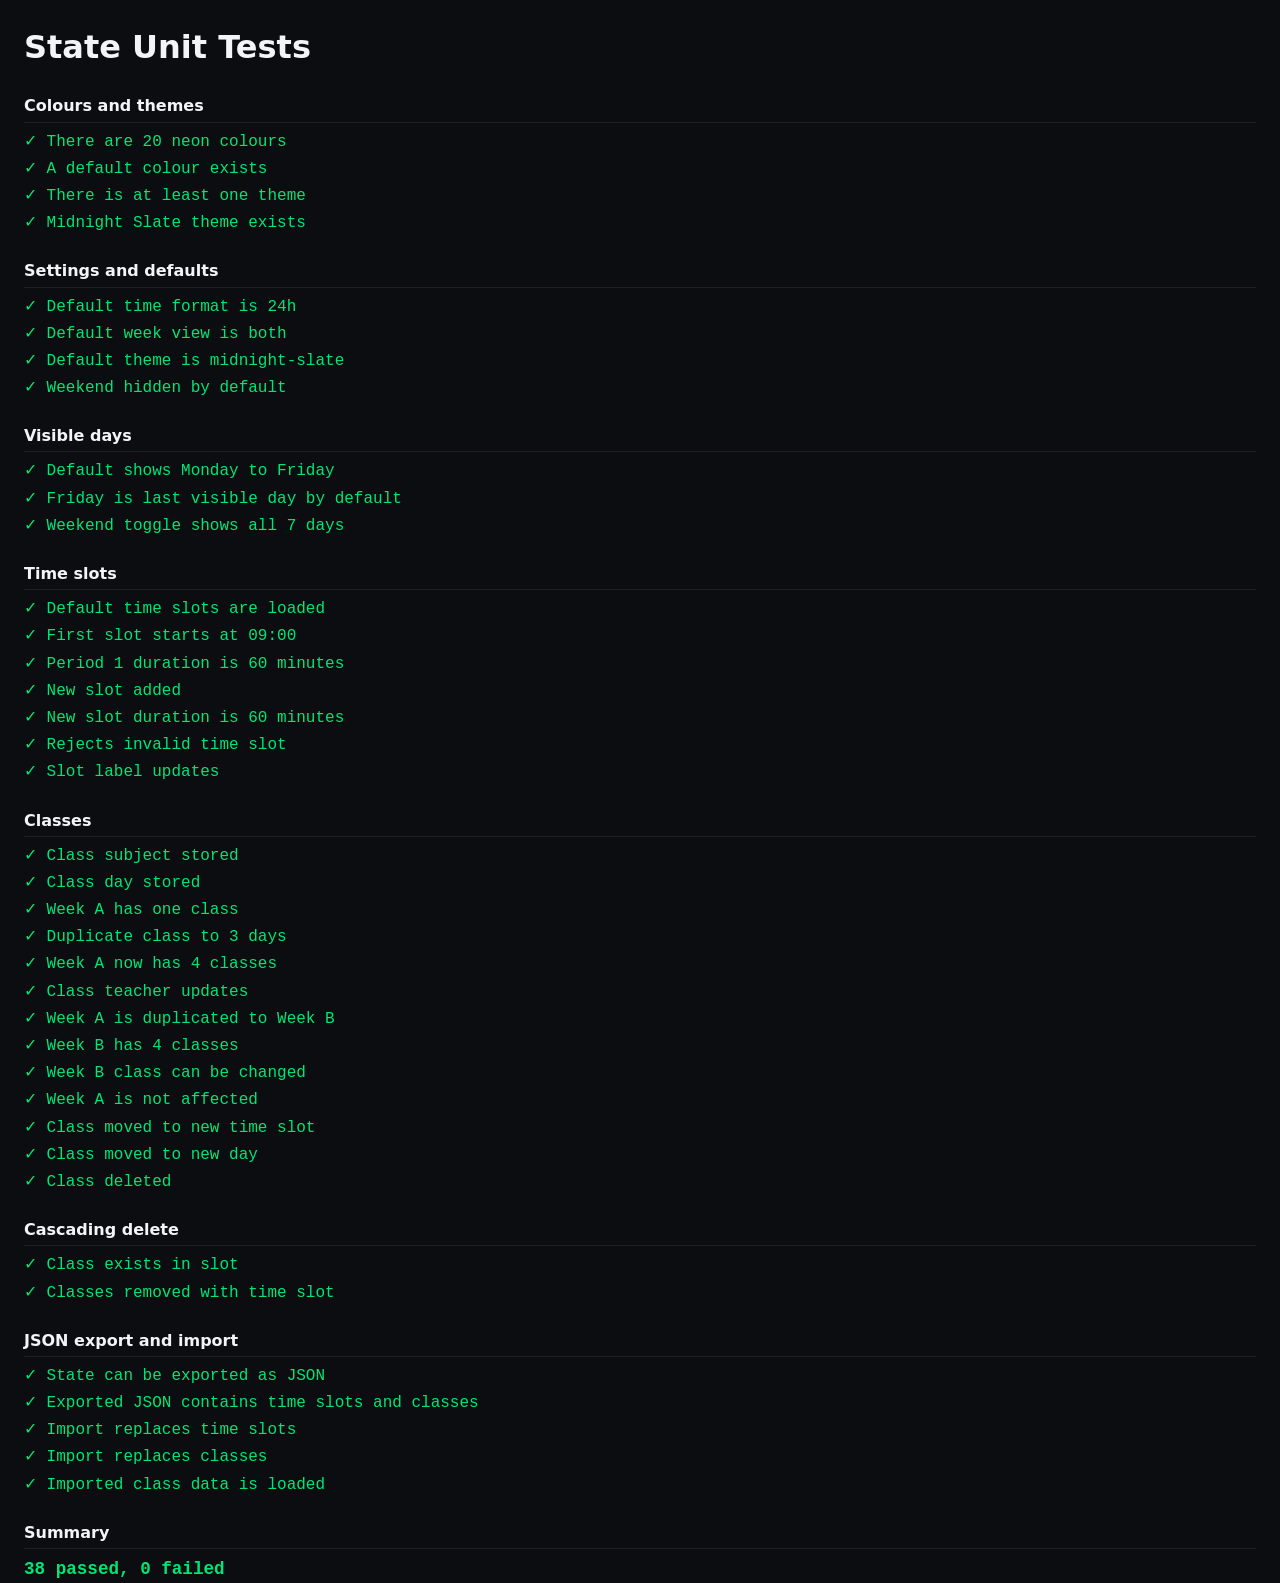
<file: tests/index.html>
<!DOCTYPE html>
<html lang="en">
<head>
  <meta charset="UTF-8">
  <meta name="viewport" content="width=device-width, initial-scale=1.0">
  <title>Timetable Maker - State Tests</title>
  <link rel="stylesheet" href="../css/styles.css">
  <style>
    body {
      padding: 1.5rem;
      background: var(--bg);
      color: var(--text);
    }
    h1 {
      margin-top: 0;
    }
    #results h2 {
      font-size: 1rem;
      margin-top: 1.5rem;
      margin-bottom: 0.5rem;
      border-bottom: 1px solid var(--border);
      padding-bottom: 0.25rem;
    }
    #results div {
      margin: 0.25rem 0;
      font-family: ui-monospace, SFMono-Regular, Menlo, Monaco, Consolas, monospace;
    }
    .summary {
      margin-top: 1rem;
      font-weight: bold;
      font-size: 1.1rem;
    }
  </style>
</head>
<body>
  <h1>State Unit Tests</h1>
  <div id="results"></div>

  <script src="../js/colors.js"></script>
  <script src="../js/themes.js"></script>
  <script src="../js/state.js"></script>
  <script src="state.tests.js"></script>
</body>
</html>
</file>
<file: css/styles.css>
* {
  box-sizing: border-box;
}

:root {
  --bg: #0b0d10;
  --surface: #151821;
  --surface-2: #1e212b;
  --text: #f3f4f6;
  --text-muted: #9ca3af;
  --border: rgba(255, 255, 255, 0.08);
  --primary: #3b82f6;
  --primary-hover: #2563eb;
  --danger: #ef4444;
  --danger-hover: #dc2626;
  --timetable-bg: #11131a;
  --cell-bg: rgba(0, 0, 0, 0.28);
  --header-bg: rgba(0, 0, 0, 0.45);
  --card-bg-overlay: rgba(0, 0, 0, 0.55);
}

html,
body {
  margin: 0;
  padding: 0;
  height: 100%;
}

body {
  font-family: system-ui, -apple-system, BlinkMacSystemFont, "Segoe UI", Roboto, "Helvetica Neue", Arial, sans-serif;
  background: var(--bg);
  color: var(--text);
  line-height: 1.45;
}

.app {
  display: flex;
  flex-direction: column;
  min-height: 100vh;
}

.app-header {
  display: flex;
  flex-wrap: wrap;
  align-items: center;
  justify-content: space-between;
  gap: 1rem;
  padding: 0.9rem 1.5rem;
  background: var(--surface);
  border-bottom: 1px solid var(--border);
  position: sticky;
  top: 0;
  z-index: 50;
}

.brand {
  display: flex;
  align-items: center;
  gap: 0.5rem;
  font-size: 1.25rem;
  font-weight: 700;
}

.brand-icon {
  font-size: 1.35rem;
}

.brand-title {
  margin: 0;
  font-size: inherit;
}

.header-controls {
  display: flex;
  flex-wrap: wrap;
  align-items: center;
  gap: 0.65rem;
}

.btn {
  display: inline-flex;
  align-items: center;
  justify-content: center;
  gap: 0.35rem;
  padding: 0.55rem 0.9rem;
  border: 1px solid transparent;
  border-radius: 0.55rem;
  background: var(--surface-2);
  color: var(--text);
  font: inherit;
  font-size: 0.9rem;
  font-weight: 500;
  cursor: pointer;
  transition: background 0.15s, border-color 0.15s, transform 0.05s;
}

.btn:hover {
  background: rgba(255, 255, 255, 0.1);
}

.btn:active {
  transform: translateY(1px);
}

.btn-primary {
  background: var(--primary);
  color: #fff;
}

.btn-primary:hover {
  background: var(--primary-hover);
}

.btn-ghost {
  background: transparent;
  border-color: var(--border);
}

.btn-ghost:hover {
  background: rgba(255, 255, 255, 0.06);
}

.btn-danger {
  background: var(--danger);
  color: #fff;
}

.btn-danger:hover {
  background: var(--danger-hover);
}

.btn-large {
  padding: 0.75rem 1.25rem;
  font-size: 1rem;
}

.week-switcher {
  display: inline-flex;
  align-items: center;
  background: rgba(0, 0, 0, 0.35);
  border-radius: 0.55rem;
  padding: 0.25rem;
  border: 1px solid var(--border);
}

.week-switcher .btn-week {
  padding: 0.45rem 0.85rem;
  border: none;
  border-radius: 0.4rem;
  background: transparent;
  color: var(--text);
  font: inherit;
  font-weight: 500;
  cursor: pointer;
  transition: background 0.15s;
}

.week-switcher .btn-week.active {
  background: var(--primary);
  color: #fff;
}

.timetables-stage {
  flex: 1;
  padding: 1.25rem;
  overflow: auto;
  background: var(--timetable-bg);
  border-radius: 1rem;
  margin: 1rem;
  min-height: 0;
}

.timetable-wrapper {
  min-width: max-content;
  margin-bottom: 1.5rem;
}

.timetable-heading {
  margin: 0 0 0.75rem 0;
  font-size: 1.15rem;
  font-weight: 700;
  text-transform: uppercase;
  letter-spacing: 0.04em;
  color: var(--text);
}

.timetable-grid {
  display: grid;
  grid-template-columns: 200px repeat(5, minmax(130px, 1fr));
  gap: 0.75rem;
  align-items: stretch;
}

.timetable-grid.weekend {
  grid-template-columns: 200px repeat(7, minmax(130px, 1fr));
}

.timetable-header-cell {
  background: var(--header-bg);
  border: 1px solid var(--border);
  border-radius: 0.65rem;
  padding: 0.75rem 0.5rem;
  text-align: center;
  font-weight: 600;
  font-size: 0.95rem;
}

.timetable-header-cell.time-col {
  text-align: left;
  padding-left: 1rem;
  display: flex;
  align-items: center;
}

.timetable-header-cell.time-col .time-icon {
  margin-right: 0.5rem;
}

.time-slot-cell {
  background: var(--header-bg);
  border: 1px solid var(--border);
  border-radius: 0.65rem;
  padding: 0.85rem 1rem;
  display: flex;
  flex-direction: column;
  gap: 0.25rem;
  min-height: 80px;
}

.slot-label {
  font-weight: 700;
  font-size: 0.95rem;
}

.slot-time {
  font-size: 0.85rem;
  color: var(--text-muted);
}

.slot-actions {
  display: flex;
  gap: 0.35rem;
  margin-top: auto;
  padding-top: 0.5rem;
}

.slot-action-btn {
  width: 28px;
  height: 28px;
  display: inline-flex;
  align-items: center;
  justify-content: center;
  border: none;
  border-radius: 0.35rem;
  background: transparent;
  color: var(--text-muted);
  cursor: pointer;
  font-size: 0.9rem;
  transition: color 0.15s, background 0.15s;
}

.slot-action-btn:hover {
  color: var(--text);
  background: rgba(255, 255, 255, 0.1);
}

.slot-action-btn.delete:hover {
  color: var(--danger);
  background: rgba(239, 68, 68, 0.12);
}

.day-cell {
  background: var(--cell-bg);
  border: 1px solid var(--border);
  border-radius: 0.65rem;
  padding: 0.5rem;
  min-height: 80px;
  cursor: pointer;
  transition: background 0.15s, border-color 0.15s;
  position: relative;
}

.day-cell:hover {
  background: rgba(255, 255, 255, 0.06);
}

.day-cell.drag-over {
  border-color: var(--primary);
  box-shadow: inset 0 0 0 2px var(--primary);
}

.day-cell.drag-over .class-card {
  pointer-events: none;
}

.class-card {
  --subject-color: #2979ff;
  --subject-bg: rgba(41, 121, 255, 0.18);
  background-color: var(--card-bg-overlay);
  background-image: linear-gradient(var(--subject-bg), var(--subject-bg));
  border: 1px solid var(--border);
  border-radius: 0.6rem;
  padding: 0.65rem 0.75rem;
  cursor: grab;
  user-select: none;
  transition: transform 0.1s, filter 0.15s, box-shadow 0.15s;
}

.class-card:hover {
  filter: brightness(1.12);
  box-shadow: 0 4px 12px rgba(0, 0, 0, 0.25);
}

.class-card:active {
  cursor: grabbing;
}

.class-card .subject {
  color: var(--subject-color);
  font-weight: 700;
  font-size: 0.95rem;
  line-height: 1.25;
  margin-bottom: 0.3rem;
  text-shadow: 0 1px 2px rgba(0, 0, 0, 0.5);
}

.class-card .detail {
  font-size: 0.8rem;
  color: rgba(255, 255, 255, 0.82);
  line-height: 1.35;
  text-shadow: 0 1px 2px rgba(0, 0, 0, 0.6);
}

.class-card .detail:not(:last-child) {
  margin-bottom: 0.15rem;
}

.add-slot-bar {
  display: flex;
  justify-content: center;
  padding: 0.75rem 1rem 1.25rem;
}

.modal-overlay {
  position: fixed;
  inset: 0;
  display: flex;
  align-items: center;
  justify-content: center;
  background: rgba(0, 0, 0, 0.75);
  backdrop-filter: blur(4px);
  z-index: 100;
  padding: 1rem;
}

.modal-overlay.hidden,
.modal.hidden {
  display: none !important;
}

.modal {
  background: var(--surface);
  border: 1px solid var(--border);
  border-radius: 1rem;
  width: min(560px, 92vw);
  max-height: 92vh;
  overflow: auto;
  padding: 1.25rem 1.5rem;
  box-shadow: 0 20px 70px rgba(0, 0, 0, 0.55);
}

.modal-header {
  display: flex;
  align-items: center;
  justify-content: space-between;
  margin-bottom: 1.25rem;
}

.modal-title {
  margin: 0;
  font-size: 1.25rem;
  font-weight: 700;
}

.modal-close {
  width: 36px;
  height: 36px;
  display: flex;
  align-items: center;
  justify-content: center;
  border: none;
  border-radius: 0.45rem;
  background: transparent;
  color: var(--text-muted);
  font-size: 1.5rem;
  cursor: pointer;
  transition: color 0.15s, background 0.15s;
}

.modal-close:hover {
  color: var(--text);
  background: rgba(255, 255, 255, 0.08);
}

.form-group {
  margin-bottom: 1rem;
}

.form-row {
  display: grid;
  grid-template-columns: 1fr 1fr;
  gap: 1rem;
}

.form-row .form-group {
  margin-bottom: 0;
}

.form-label {
  display: block;
  margin-bottom: 0.35rem;
  font-weight: 600;
  font-size: 0.9rem;
}

.form-input,
.form-textarea,
.form-select {
  width: 100%;
  background: var(--bg);
  border: 1px solid var(--border);
  border-radius: 0.55rem;
  padding: 0.7rem 0.9rem;
  color: var(--text);
  font: inherit;
  font-size: 0.95rem;
  outline: none;
  transition: border-color 0.15s, box-shadow 0.15s;
}

.form-input:focus,
.form-textarea:focus,
.form-select:focus {
  border-color: var(--primary);
  box-shadow: 0 0 0 3px rgba(59, 130, 246, 0.2);
}

.form-textarea {
  resize: vertical;
  min-height: 70px;
}

.form-hint {
  margin: 0 0 1rem 0;
  font-size: 0.85rem;
  color: var(--text-muted);
}

.color-grid {
  display: grid;
  grid-template-columns: repeat(5, 1fr);
  gap: 0.65rem;
  margin-top: 0.35rem;
}

.color-swatch {
  aspect-ratio: 1;
  border-radius: 0.55rem;
  cursor: pointer;
  border: 2px solid transparent;
  transition: transform 0.1s, border-color 0.15s;
}

.color-swatch:hover {
  transform: scale(1.05);
}

.color-swatch.selected {
  border-color: #fff;
  box-shadow: 0 0 0 2px rgba(255, 255, 255, 0.25);
}

.days-grid {
  display: flex;
  flex-wrap: wrap;
  gap: 0.5rem;
  margin-top: 0.35rem;
}

.day-checkbox {
  display: inline-flex;
  align-items: center;
  gap: 0.4rem;
  padding: 0.45rem 0.65rem;
  background: var(--bg);
  border: 1px solid var(--border);
  border-radius: 0.45rem;
  cursor: pointer;
  font-size: 0.9rem;
  user-select: none;
  transition: background 0.15s, border-color 0.15s;
}

.day-checkbox input {
  appearance: none;
  width: 16px;
  height: 16px;
  border: 1px solid var(--text-muted);
  border-radius: 0.25rem;
  margin: 0;
  cursor: pointer;
  display: grid;
  place-items: center;
}

.day-checkbox input:checked {
  background: var(--primary);
  border-color: var(--primary);
}

.day-checkbox input:checked::after {
  content: "✓";
  color: #fff;
  font-size: 0.7rem;
  font-weight: 700;
}

.day-checkbox.selected {
  background: rgba(59, 130, 246, 0.12);
  border-color: var(--primary);
}

.theme-grid {
  display: grid;
  grid-template-columns: repeat(auto-fill, minmax(130px, 1fr));
  gap: 0.85rem;
  margin-bottom: 1rem;
}

.theme-card {
  background: var(--surface-2);
  border: 2px solid transparent;
  border-radius: 0.75rem;
  overflow: hidden;
  cursor: pointer;
  transition: transform 0.1s, border-color 0.15s;
}

.theme-card:hover {
  transform: translateY(-2px);
}

.theme-card.selected {
  border-color: var(--primary);
}

.theme-preview {
  height: 90px;
  width: 100%;
  border: none;
}

.theme-info {
  padding: 0.5rem 0.65rem 0.7rem;
}

.theme-name {
  font-size: 0.85rem;
  font-weight: 600;
  margin: 0 0 0.15rem 0;
}

.theme-type {
  font-size: 0.7rem;
  color: var(--text-muted);
  text-transform: capitalize;
}

.modal-actions {
  display: flex;
  justify-content: flex-end;
  align-items: center;
  gap: 0.75rem;
  margin-top: 1.25rem;
}

.modal-actions .btn-danger {
  margin-right: auto;
}

.toast {
  position: fixed;
  bottom: 1rem;
  right: 1rem;
  padding: 0.75rem 1rem;
  border-radius: 0.55rem;
  background: var(--surface);
  border-left: 4px solid var(--primary);
  box-shadow: 0 10px 30px rgba(0, 0, 0, 0.5);
  z-index: 200;
  max-width: 320px;
  font-size: 0.9rem;
  animation: slideIn 0.2s ease;
}

.toast.error {
  border-left-color: var(--danger);
}

.toast.hidden {
  display: none;
}

.hidden {
  display: none !important;
}

@keyframes slideIn {
  from {
    transform: translateX(120%);
    opacity: 0;
  }
  to {
    transform: translateX(0);
    opacity: 1;
  }
}

@media (max-width: 900px) {
  .timetable-grid {
    grid-template-columns: 160px repeat(5, minmax(110px, 1fr));
  }

  .timetable-grid.weekend {
    grid-template-columns: 160px repeat(7, minmax(110px, 1fr));
  }

  .app-header {
    padding: 0.75rem 1rem;
  }
}

@media (max-width: 640px) {
  .app-header {
    flex-direction: column;
    align-items: stretch;
  }

  .header-controls {
    justify-content: center;
  }

  .form-row {
    grid-template-columns: 1fr;
  }

  .timetables-stage {
    margin: 0.75rem;
    padding: 0.75rem;
  }

  .timetable-grid {
    grid-template-columns: 140px repeat(5, minmax(95px, 1fr));
    gap: 0.5rem;
  }

  .timetable-grid.weekend {
    grid-template-columns: 140px repeat(7, minmax(95px, 1fr));
  }

  .class-card .subject {
    font-size: 0.85rem;
  }

  .class-card .detail {
    font-size: 0.72rem;
  }
}
</file>
